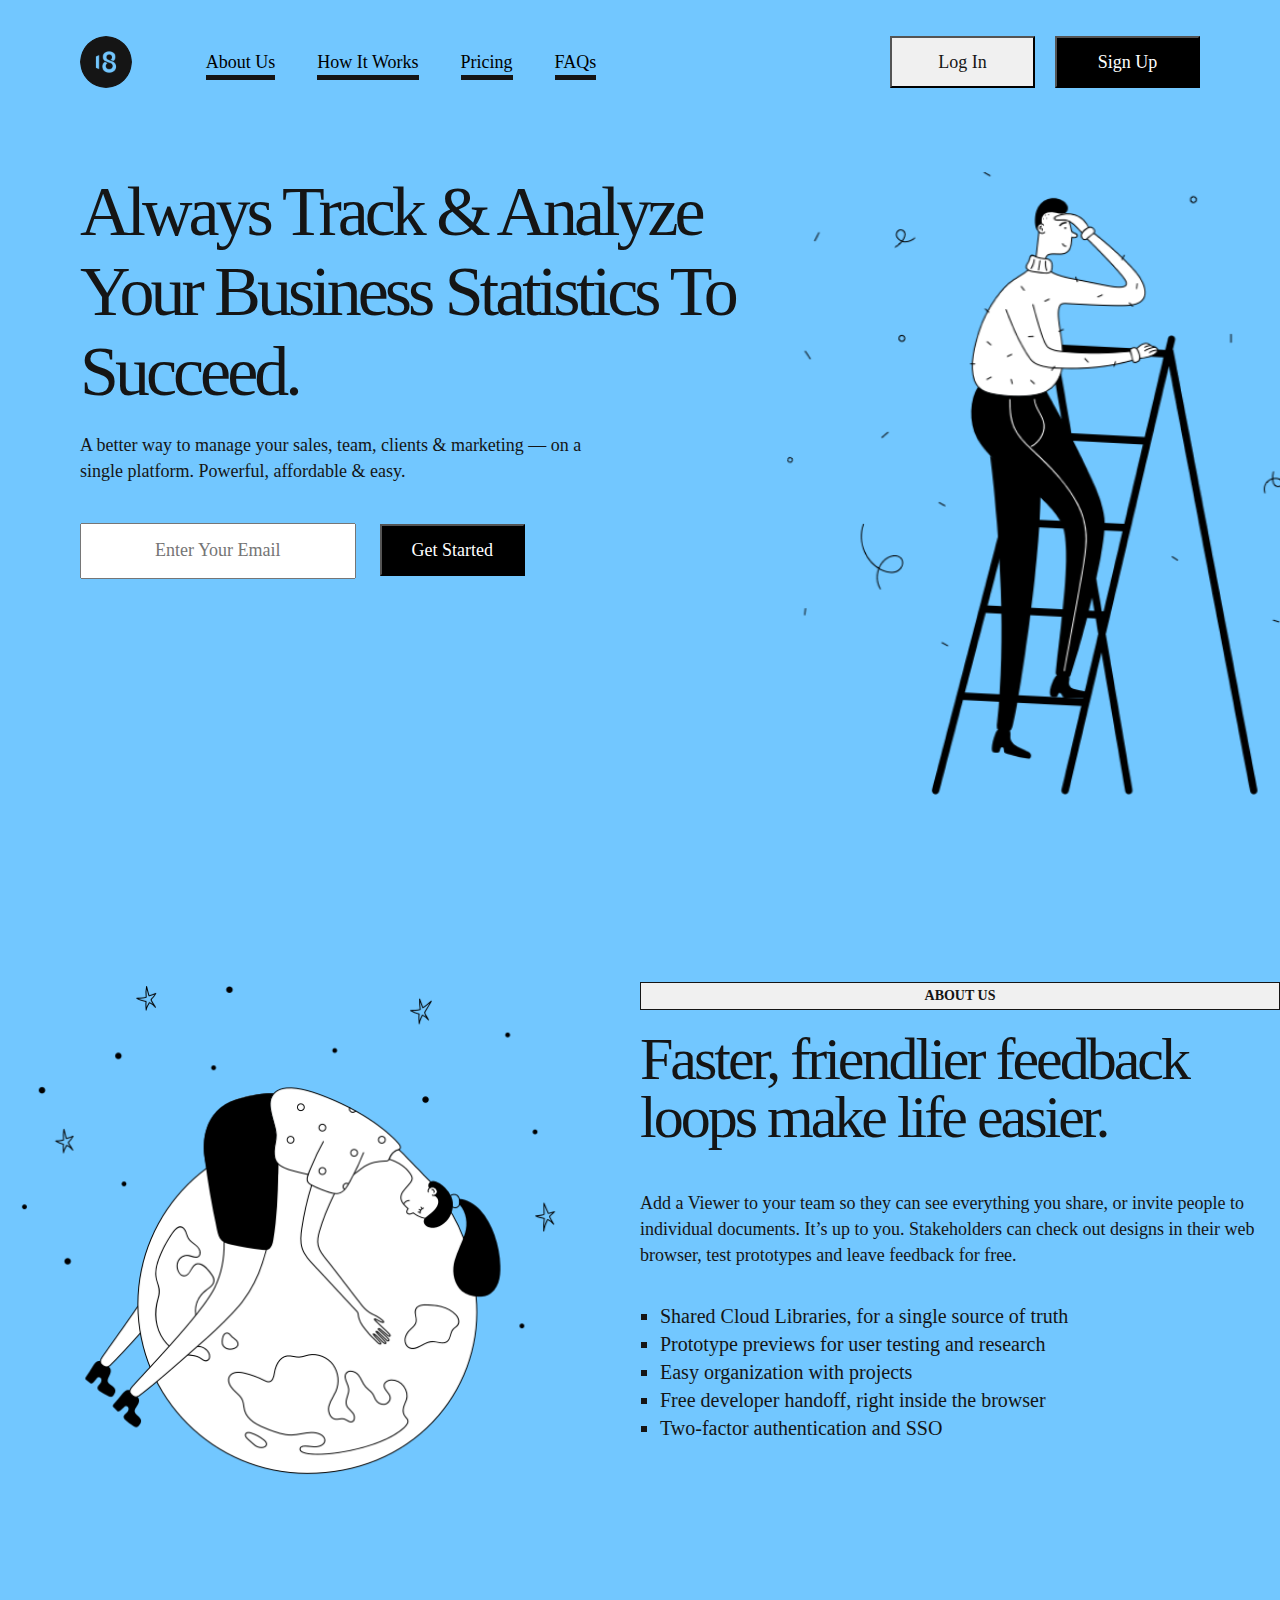
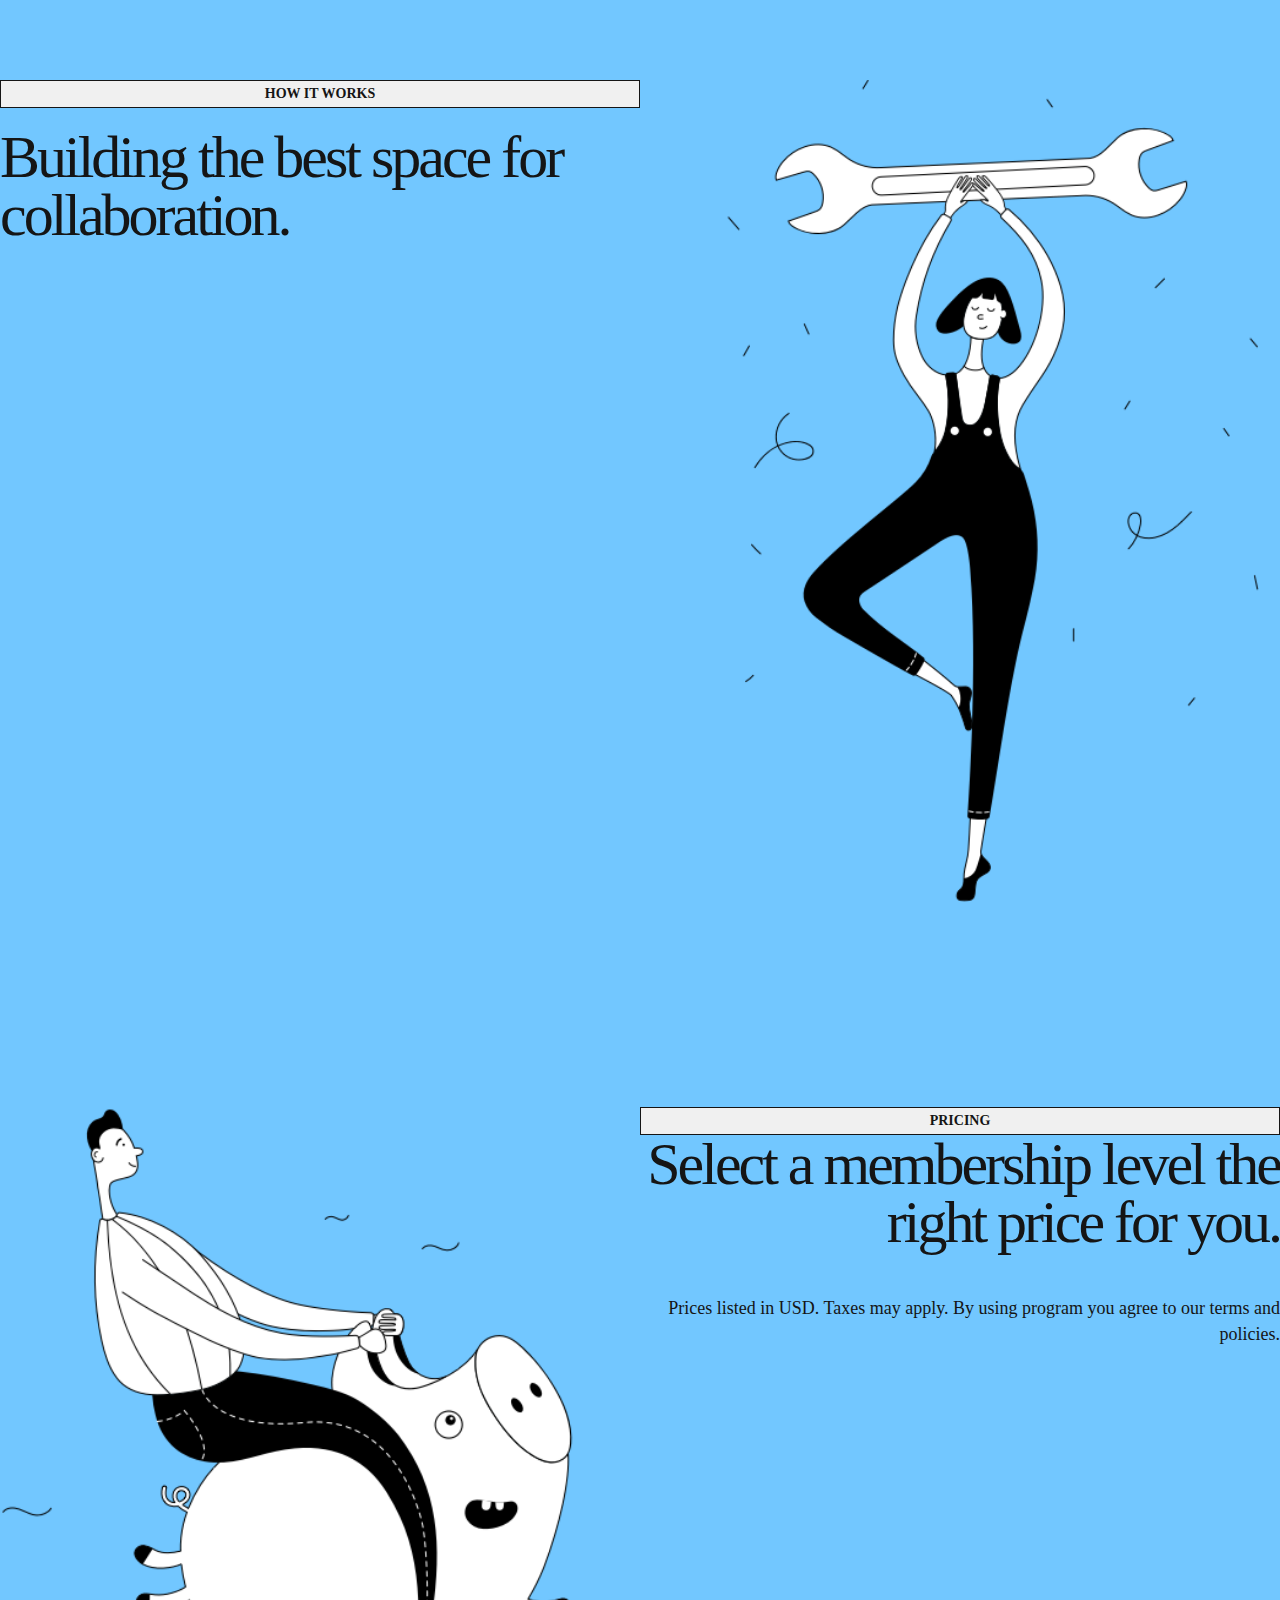
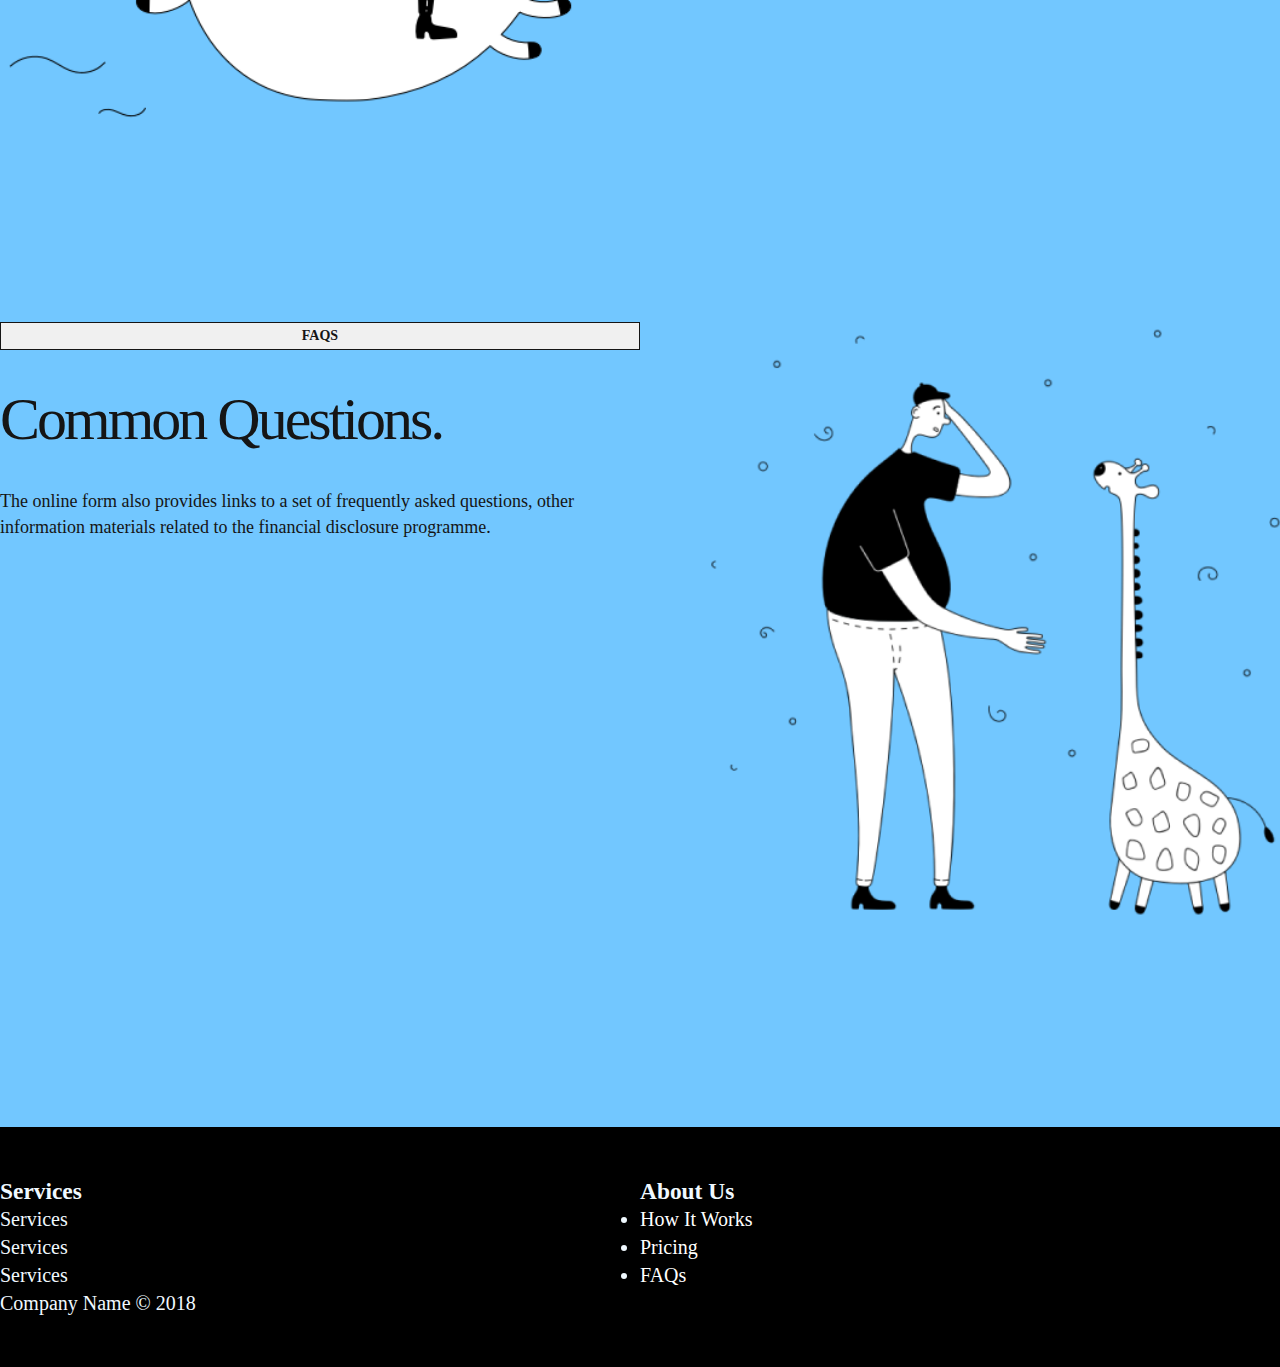
<file: index.html>
<!DOCTYPE html>
<html lang="en">
<head>
    <meta charset="UTF-8">
    <meta http-equiv="X-UA-Compatible" content="IE=edge">
    <meta name="viewport" content="width=device-width, initial-scale=1.0">
    <link rel="stylesheet" href="./src/css/style.css">
    <title>Main Page</title>
</head>
<body id="bodycolor">
    <header>
        <div class="container">
            <div class="row justify-between">
                <div class="logo_container">
                    <a href="./index.html">
                        <img src="./src/img/Logo.svg" alt="logo">
                    </a>
                </div>
                <nav class="nav_container">
                    <ul class="nav_link row ">
                        <li>
                            <a href="#aboutus">about us</a>
                        </li>
                        <li>
                            <a href="#howitworks">how it works</a>
                        </li>
                        <li>
                            <a href="#pricing">pricing</a>
                        </li>
                        <li>
                            <a href="#faqs">FAQs</a>
                        </li>
                    </ul>
                </nav>
                <div class="btn_container">
                    <div class="row justify-between">
                        <button class="secondary_btn">
                            <a href="./login.html">log in</a>
                        </button>
                        <button class="primary_btn">
                            <a href="./register.html">sign up</a>
                        </button>
                    </div>
                </div>
            </div>
        </div>
    </header>
    <section id="banner">
        <div class="container">
            <div class="row justify-between">
                <div class="col-6">
                    <div class="content_container">
                        <h1>
                            Always Track &
                            Analyze Your Business
                            Statistics To Succeed.
                        </h1>
                        <p>
                            A better way to manage your sales, team, clients & marketing
                            — on a single platform. Powerful, affordable & easy.
                        </p>
                        <input type="email" placeholder="enter your email">
                        <button class="primary_btn">
                            <a href="register.html">get started</a>
                        </button>
                    </div>
                </div>
                <div class="col-5">
                    <img src="./src/img/illustration_1.png">
                </div>
            </div>
        </div>
    </section>
    <section id="aboutus">
        <div class="container">
            <div class="row justify-between">
                <div class="col-5">
                    <img src="./src/img/Illustration_2.png">
                </div>
                <div class="col-6">
                    <div class="aboutus_container">
                        <h2 class="headers_style">
                            about us
                        </h2>
                        <h3>
                            Faster, friendlier feedback
                            loops make life easier.
                        </h3>
                        <p>
                            Add a Viewer to your team so they can see everything you share, or invite
                            people to individual documents. It’s up to you. Stakeholders can check
                            out designs in their web browser, test prototypes and leave feedback for free.
                        </p>
                        <ul>
                            <li>
                                Shared Cloud Libraries, for a single source of truth
                            </li>
                            <li>
                                Prototype previews for user testing and research
                            </li>
                            <li>
                                Easy organization with projects
                            </li>
                            <li>
                                Free developer handoff, right inside the browser
                            </li>
                            <li>
                                Two-factor authentication and SSO
                            </li>
                        </ul>
                    </div>
                </div>
            </div>
        </div>
    </section>
    <section id="howitworks">
        <div class="container">
            <div class="row justify-between">
                <div class="col-6">
                    <div class="howitworks_container">
                        <h4 class="headers_style">
                            how it works
                        </h4>
                        <p>
                            Building the best space
                            for collaboration.
                        </p>
                    </div>
                </div>
                <div class="col-5">
                    <img src="./src/img/Illustration_3.png">
                </div>
            </div>
        </div>
    </section>
    <section id="pricing">
        <div class="container">
            <div class="row justify-between">
                <div class="col-5">
                    <img src="./src/img/Illustration_4.png">
                </div>
                <div class="col-6">
                    <div class="pricing_container">
                        <h5 class="headers_style">
                            pricing
                        </h5>
                        <h6>
                            Select a membership level
                            the right price for you.
                        </h6>
                        <p>
                            Prices listed in USD. Taxes may apply.
                            By using program you agree to our terms and policies.
                        </p>
                    </div>
                </div>
            </div>
        </div>
    </section>
    <section id="faqs">
        <div class="container">
            <div class="row justify-between">
                <div class="col-6">
                    <div class="faqs_container">
                        <h6 class="headers_style">
                            faqs
                        </h6>
                        <p>
                            Common Questions.
                        </p>
                        <p>
                            The online form also provides links to a set of frequently
                            asked questions, other information materials related to
                            the financial disclosure programme.
                        </p>
                    </div>
                </div>
                <div class="col-5">
                    <img src="./src/img/Illustration_5.png">
                </div>
            </div>
        </div>
    </section>
    <div class="footer-dark">
        <footer>
            <div class="container">
                <div class="row">
                    <div class="col-6">
                        <h3>Services</h3>
                        <ul>
                            <li>services</li>
                            <li>services</li>
                            <li>services</li>
                        </ul>
                    </div>
                    <div class="col-5">
                        <h3>About Us</h3>
                        <ul>
                            <li>
                                <a href="#howitworks">how it works</a>
                            </li>
                            <li>
                                <a href="#pricing">pricing</a>
                            </li>
                            <li>
                                <a href="#faqs">FAQs</a>
                            </li>
                        </ul>
                    </div>
                    <div>
                        <p>Company Name © 2018</p>
                    </div>
                </div>
            </div>
        </footer>
    </div>
</body>
</html>
</file>
<file: src/css/style.css>
@import url(//db.onlinewebfonts.com/c/38d41072aa88a50711d4d50dd0d50f6b?family=Neue+Machina);
*{
    margin: 0;
    padding: 0;
}
#bodycolor{
    background: #72c7ff;
}
img{
    width: 100%;
}
.container{
    width: 1280px;
    margin: 0 auto;
    align-items: start;
}
.row{
    display: flex;
    flex-wrap: wrap;
}
.justify-between{
    justify-content: space-between;
}
.align-center{
    align-items: center;
}
.nav_link{
    list-style: none;
    gap: 42px;
    margin-right: 220px;
    margin-top: 49px;
}
.nav_link li{
    font-family: 'Neue Machina';
    font-style: normal;
    font-weight: 400;
    font-size: 18px;
    line-height: 26px;
    text-transform: capitalize;
    border-bottom: #151515 5px solid;
}
.nav_link a{
    text-decoration: none;
    color:black;
}
.secondary_btn{
    width: 145px;
    height: 52px;
    background: #F0F0F0;
    font-family: 'Neue Machina';
    font-style: normal;
    font-weight: 400;
    font-size: 18px;
    line-height: 26px;
    text-align: center;
    color: #151515;
    text-transform: capitalize;
    margin-top: 36px;
}
.primary_btn{
    margin-left: 20px;
    margin-right: 80px;
    width: 145px;
    height: 52px;
    background-color: black;
    font-family: 'Neue Machina';
    font-style: normal;
    font-weight: 400;
    font-size: 18px;
    line-height: 26px;
    text-align: center;
    color: #FFFFFF;
    text-transform: capitalize;
    margin-top: 36px;
}
.primary_btn a{
    text-decoration: none;
    color: #FFFFFF;
}
.logo_container{
    margin-left: 80px;
    margin-top: 36px;
}
.col-6{
    width: 50%;
}
.col-5{
    width: 45%;
}
#banner{
    margin-top: 80px;
    margin-left: 80px;
    margin-right: 80px;
}
.content_container h1{
    font-family: 'Neue Machina';
    font-style: normal;
    font-weight: 400;
    font-size: 70px;
    line-height: 80px;
    letter-spacing: -4px;
    color: #151515;
    width: 699.68px;
}
.content_container p{
    margin-top: 20px;
    font-family: 'Neue Machina';
    font-style: normal;
    font-weight: 400;
    font-size: 18px;
    line-height: 26px;
    color: #151515;
    width: 548.29px;
}
.content_container .primary_btn{
    margin-top: 40px;
}
.content_container input{
    Width: 271.72px;
    Height: 52px;
    font-family: 'Neue Machina';
    font-style: normal;   
    font-weight: 400;
    font-size: 18px;
    line-height: 26px;
    text-align: center;
    color: #151515;
    text-transform: capitalize;
}
#aboutus{
    margin-top: 180px;
}
.aboutus_container ul{
    list-style-type: square;
    font-family: 'Neue Machina';
    font-style: normal;
    font-weight: 400;
    font-size: 20px;
    line-height: 28px;
    color: #151515;
    margin-top: 34px;
    margin-left: 20px;
}
.aboutus_container h3{
    font-family: 'Neue Machina';
    font-style: normal;
    font-weight: 400;
    font-size: 60px;
    line-height: 58px;
    letter-spacing: -3px;
    color: #151515;
    margin-top: 20px;
}
.aboutus_container p{
    font-family: 'Neue Machina';
    font-style: normal;
    font-weight: 400;
    font-size: 18px;
    line-height: 26px;
    color: #151515;
    margin-top: 44px;
}   
#howitworks{
    margin-top: 198px;
}

.headers_style{
    background: #F0F0F0;
    border: 1px solid #151515;
    font-family: 'Neue Machina';
    font-style: normal;
    font-weight: 800;
    font-size: 14px;
    line-height: 26px;
    text-align: center;
    text-transform: uppercase;
    color: #151515;
}
.howitworks_container p{
    margin-top: 20px;
    font-family: 'Neue Machina';
    font-style: normal;
    font-weight: 400;
    font-size: 60px;
    line-height: 58px;
    letter-spacing: -3px;
    color: #151515;
}
#pricing{
    margin-top: 200px;
}
.pricing_container h6{
    font-family: 'Neue Machina';
    font-style: normal;
    font-weight: 400;
    font-size: 60px;
    line-height: 58px;
    text-align: right;
    letter-spacing: -3px;
    color: #151515;
}
.pricing_container p{
    font-family: 'Neue Machina';
    font-style: normal;
    font-weight: 400;
    font-size: 18px;
    line-height: 26px;
    text-align: right;
    color: #151515;
    margin-top: 44px;
}
#faqs{
    margin-top: 198px;
}
.faqs_container p:nth-child(2){
    font-family: 'Neue Machina';
    font-style: normal;
    font-weight: 400;
    font-size: 60px;
    line-height: 58px;
    letter-spacing: -3px;
    color: #151515;
    margin-top: 40px;
}
.faqs_container p:nth-child(3){
    font-family: 'Neue Machina';
    font-style: normal;
    font-weight: 400;
    font-size: 18px;
    line-height: 26px;
    color: #151515;
    margin-top: 40px;
}
.footer-dark{
    padding:50px 0;
    color:#f0f9ff;
    background-color:black;
    margin-top: 200px;
    list-style-type: square;
    font-family: 'Neue Machina';
    font-style: normal;
    font-weight: 400;
    font-size: 20px;
    line-height: 28px;
    text-transform: capitalize;
}
.regbar{
    max-width: 400px;
    width: 100%;
    background: #ffffff;
    padding: 60px;
    border-radius: 50px;
    margin-left: 30%;
    margin-top: 50px;  
} 
.secondary_btn a{
    text-decoration: none;
    color: #151515;
}
.col-5 a{
    text-decoration: none;
    color: white;

}
</file>
